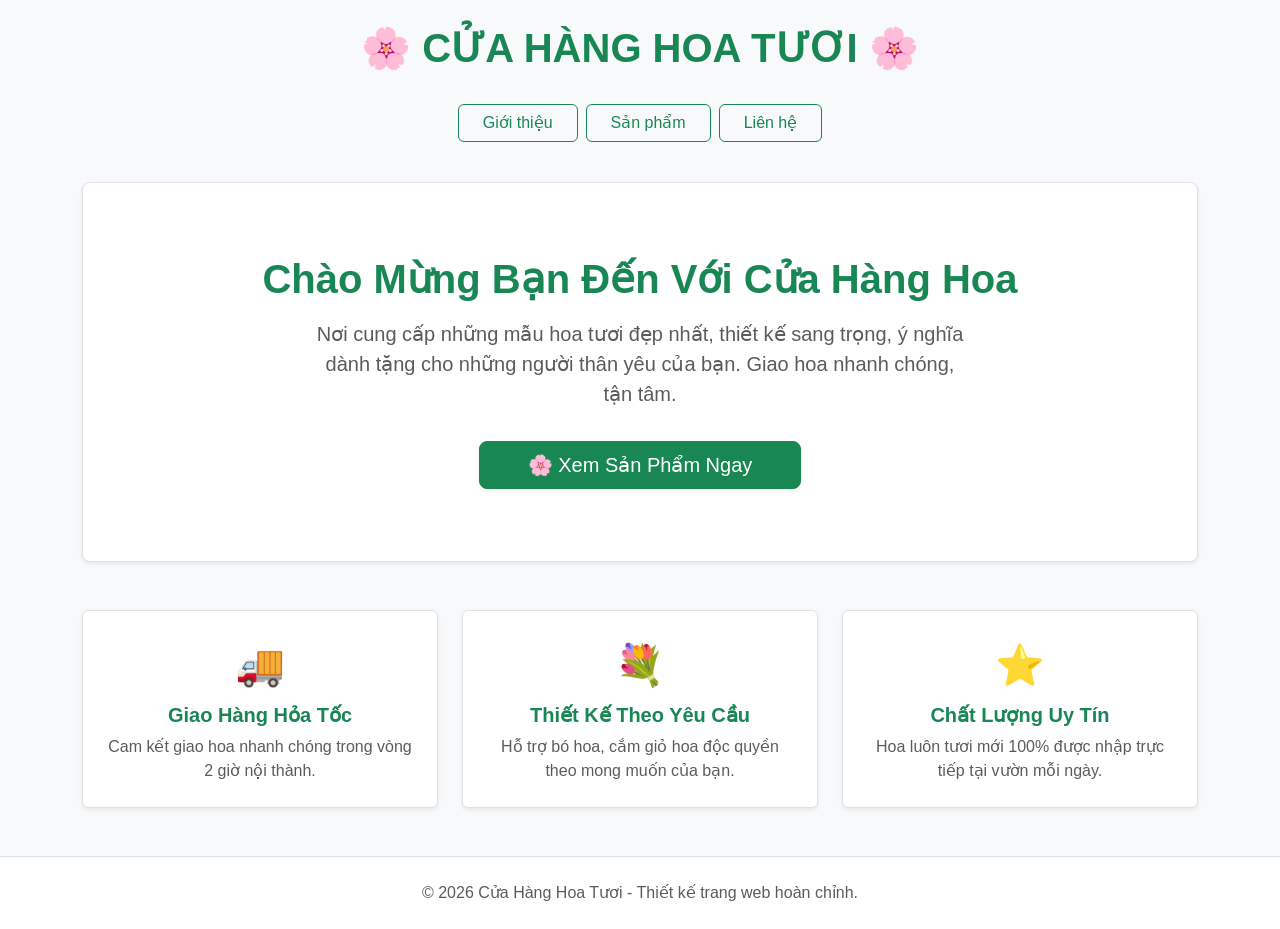
<file: index.html>
<!DOCTYPE html>
<html lang="vi">
<head>
    <meta charset="UTF-8">
    <meta name="viewport" content="width=device-width, initial-scale=1.0">
    <title>Trang Chủ - Cửa Hàng Hoa</title>
    <link href="https://cdn.jsdelivr.net/npm/bootstrap@5.3.3/dist/css/bootstrap.min.css" rel="stylesheet">
    <link rel="stylesheet" href="css/style.css">
</head>
<body class="bg-light">

    <div class="container mt-4">
        <h1 class="text-center text-success fw-bold mb-3">🌸 CỬA HÀNG HOA TƯƠI 🌸</h1>
    </div>

    <nav class="d-flex justify-content-center gap-2 p-3 mb-4">
        <a href="html/gioi-thieu.html" class="btn btn-outline-success px-4">Giới thiệu</a>
        <a href="html/san-pham.html" class="btn btn-outline-success px-4">Sản phẩm</a>
        <a href="html/lien-he.html" class="btn btn-outline-success px-4">Liên hệ</a>
    </nav>

    <div class="container">
        <div class="p-5 mb-4 bg-white rounded-3 shadow-sm border text-center">
            <div class="container-fluid py-4">
                <h2 class="display-6 fw-bold text-success">Chào Mừng Bạn Đến Với Cửa Hàng Hoa</h2>
                <p class="col-md-8 mx-auto fs-5 text-muted mt-3">
                    Nơi cung cấp những mẫu hoa tươi đẹp nhất, thiết kế sang trọng, ý nghĩa dành tặng cho những người thân yêu của bạn. Giao hoa nhanh chóng, tận tâm.
                </p>
                <a href="html/san-pham.html" class="btn btn-success btn-lg mt-3 px-5 shadow-sm">
                    🌸 Xem Sản Phẩm Ngay
                </a>
            </div>
        </div>
    </div>

    <div class="container my-5">
        <div class="row g-4 text-center">
            <div class="col-md-4">
                <div class="p-4 bg-white rounded shadow-sm border h-100">
                    <div class="fs-1 mb-2">🚚</div>
                    <h5 class="fw-bold text-success">Giao Hàng Hỏa Tốc</h5>
                    <p class="text-muted mb-0">Cam kết giao hoa nhanh chóng trong vòng 2 giờ nội thành.</p>
                </div>
            </div>
            <div class="col-md-4">
                <div class="p-4 bg-white rounded shadow-sm border h-100">
                    <div class="fs-1 mb-2">💐</div>
                    <h5 class="fw-bold text-success">Thiết Kế Theo Yêu Cầu</h5>
                    <p class="text-muted mb-0">Hỗ trợ bó hoa, cắm giỏ hoa độc quyền theo mong muốn của bạn.</p>
                </div>
            </div>
            <div class="col-md-4">
                <div class="p-4 bg-white rounded shadow-sm border h-100">
                    <div class="fs-1 mb-2">⭐</div>
                    <h5 class="fw-bold text-success">Chất Lượng Uy Tín</h5>
                    <p class="text-muted mb-0">Hoa luôn tươi mới 100% được nhập trực tiếp tại vườn mỗi ngày.</p>
                </div>
            </div>
        </div>
    </div>

    <footer class="text-center py-4 bg-white border-top text-muted mt-5">
        <p class="mb-0">© 2026 Cửa Hàng Hoa Tươi - Thiết kế trang web hoàn chỉnh.</p>
    </footer>

</body>
</html>
</file>
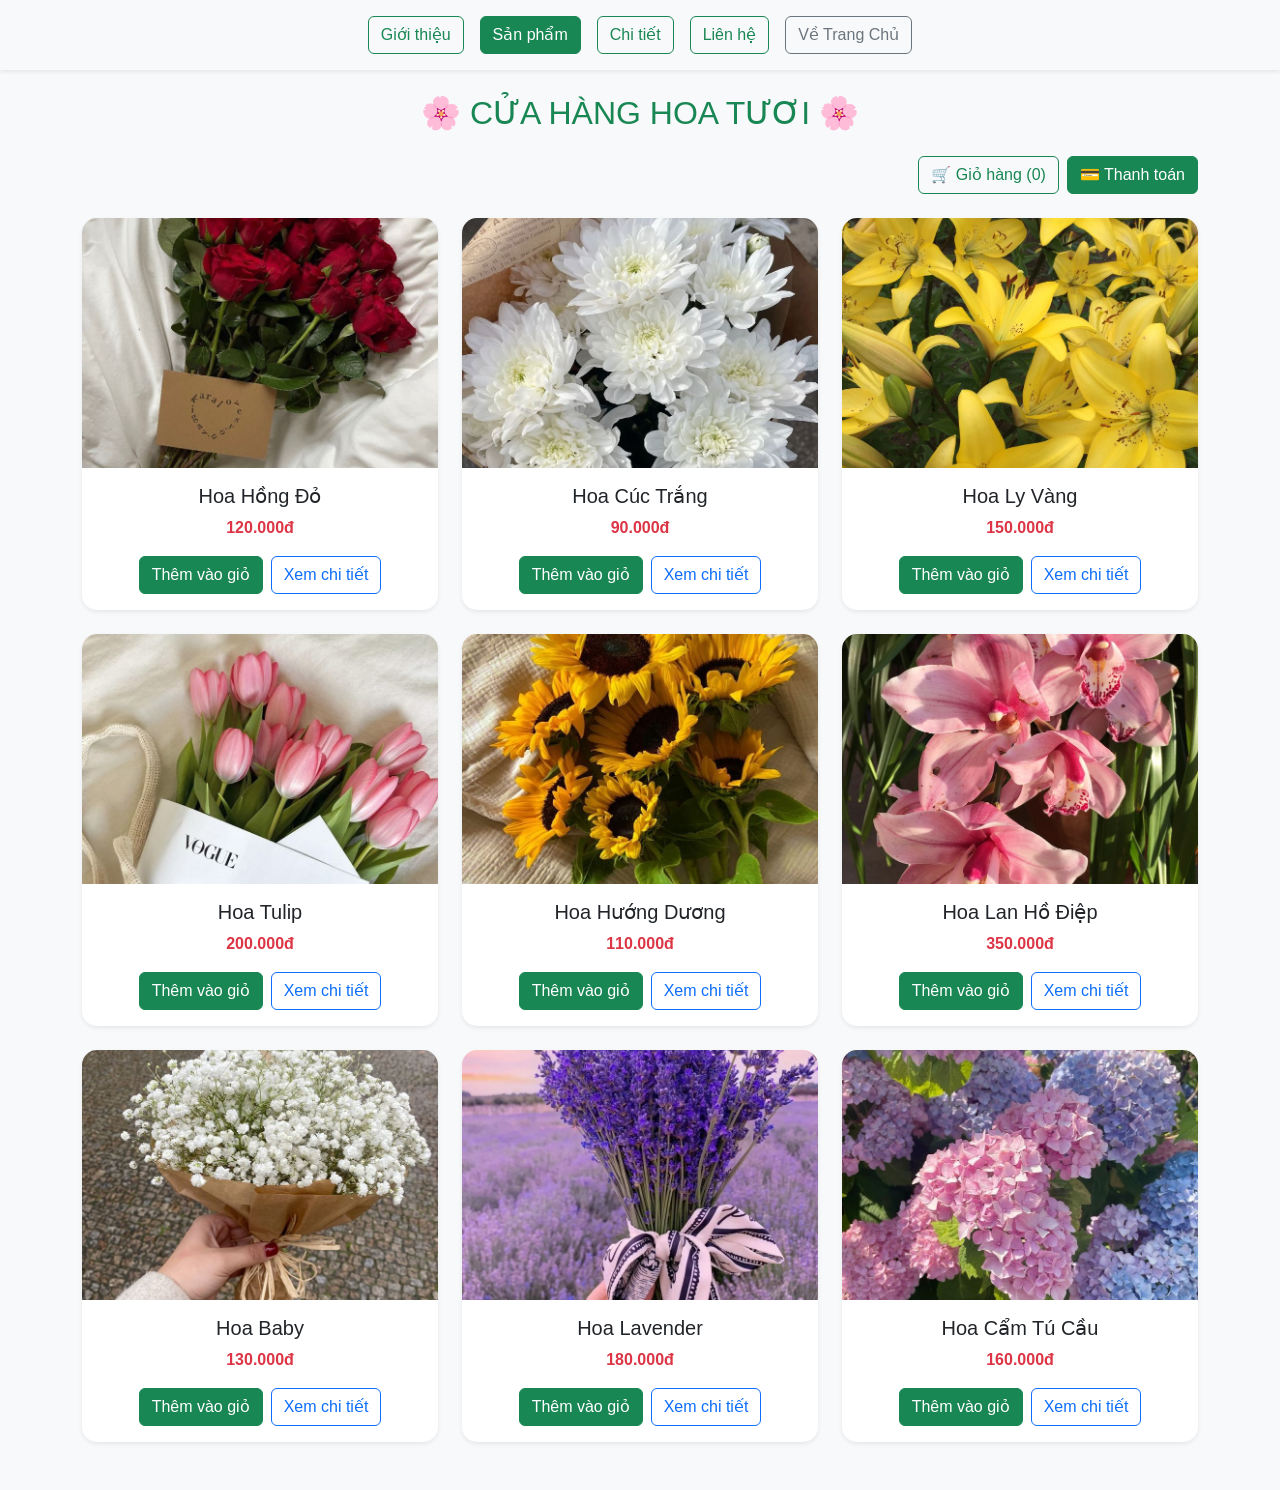
<file: html/san-pham.html>
<!DOCTYPE html>
<html lang="vi">

<head>
    <meta charset="UTF-8">
    <meta name="viewport" content="width=device-width, initial-scale=1.0">
    <title>Cửa Hàng Hoa - Sản Phẩm</title>
    <link href="https://cdn.jsdelivr.net/npm/bootstrap@5.3.3/dist/css/bootstrap.min.css" rel="stylesheet">
    <link rel="stylesheet" href="../css/style.css">
</head>

<body>
    <nav class="d-flex justify-content-center gap-3 p-3 bg-light shadow-sm mb-4">
        <a href="gioi-thieu.html" class="btn btn-outline-success">Giới thiệu</a>
        <a href="san-pham.html" class="btn btn-outline-success active">Sản phẩm</a>
        <a href="chi-tiet.html" class="btn btn-outline-success">Chi tiết</a>
        <a href="lien-he.html" class="btn btn-outline-success">Liên hệ</a>
        <a href="../index.html" class="btn btn-outline-secondary">Về Trang Chủ</a>
    </nav>

<div class="container mt-4">

    <h2 class="text-center text-success mb-4">
        🌸 CỬA HÀNG HOA TƯƠI 🌸
    </h2>
    
    <div class="d-flex justify-content-end gap-2 mb-4 position-relative">
        <button class="btn btn-outline-success" onclick="toggleCartBox()">
            🛒 Giỏ hàng (<span id="cart-count">0</span>)
        </button>
        
        <button class="btn btn-success" onclick="openCheckout()">
            💳 Thanh toán
        </button>

        <div id="cart-box" class="position-absolute end-0 bg-white border rounded shadow p-3 text-start" 
             style="display: none; width: 320px; z-index: 1000; top: 45px;">
            <h5 class="text-success border-bottom pb-2">Giỏ Hàng Của Bạn</h5>
            
            <div id="cart-items" style="max-height: 250px; overflow-y: auto;">
                <p class="text-muted text-center py-3">Giỏ hàng trống</p>
            </div>

            <div class="mt-3">
                <p class="fw-bold">Tổng tiền: <span id="total" class="text-danger">0</span>đ</p>
                <div class="d-flex gap-2">
                    <button class="btn btn-sm btn-secondary w-50" onclick="clearCart()">Xóa tất cả</button>
                    <button class="btn btn-sm btn-success w-50" onclick="openCheckout()">Thanh toán</button>
                </div>
            </div>
        </div>
    </div>
    
    <div class="row row-cols-1 row-cols-md-3 g-4 mb-5">

        <div class="col">
            <div class="card h-100 shadow-sm">
                <img src="../assets/images/hoa1.jpg" class="card-img-top" alt="Hoa Hồng Đỏ">
                <div class="card-body text-center">
                    <h5>Hoa Hồng Đỏ</h5>
                    <p class="text-danger fw-bold">120.000đ</p>
                    <div class="d-flex gap-2 justify-content-center">
                        <button class="btn btn-success" onclick="addToCart('Hoa Hồng Đỏ', 120000)">Thêm vào giỏ</button>
                        <button class="btn btn-outline-primary" onclick="viewDetail('Hoa Hồng Đỏ')">Xem chi tiết</button>
                    </div>
                </div>
            </div>
        </div>

        <div class="col">
            <div class="card h-100 shadow-sm">
                <img src="../assets/images/hoa2.jpg" class="card-img-top" alt="Hoa Cúc Trắng">
                <div class="card-body text-center">
                    <h5>Hoa Cúc Trắng</h5>
                    <p class="text-danger fw-bold">90.000đ</p>
                    <div class="d-flex gap-2 justify-content-center">
                        <button class="btn btn-success" onclick="addToCart('Hoa Cúc Trắng', 90000)">Thêm vào giỏ</button>
                        <button class="btn btn-outline-primary" onclick="viewDetail('Hoa Cúc Trắng')">Xem chi tiết</button>
                    </div>
                </div>
            </div>
        </div>

        <div class="col">
            <div class="card h-100 shadow-sm">
                <img src="../assets/images/hoa3.jpg" class="card-img-top" alt="Hoa Ly Vàng">
                <div class="card-body text-center">
                    <h5>Hoa Ly Vàng</h5>
                    <p class="text-danger fw-bold">150.000đ</p>
                    <div class="d-flex gap-2 justify-content-center">
                        <button class="btn btn-success" onclick="addToCart('Hoa Ly Vàng', 150000)">Thêm vào giỏ</button>
                        <button class="btn btn-outline-primary" onclick="viewDetail('Hoa Ly Vàng')">Xem chi tiết</button>
                    </div>
                </div>
            </div>
        </div>

        <div class="col">
            <div class="card h-100 shadow-sm">
                <img src="../assets/images/hoa4.jpg" class="card-img-top" alt="Hoa Tulip">
                <div class="card-body text-center">
                    <h5>Hoa Tulip</h5>
                    <p class="text-danger fw-bold">200.000đ</p>
                    <div class="d-flex gap-2 justify-content-center">
                        <button class="btn btn-success" onclick="addToCart('Hoa Tulip', 200000)">Thêm vào giỏ</button>
                        <button class="btn btn-outline-primary" onclick="viewDetail('Hoa Tulip')">Xem chi tiết</button>
                    </div>
                </div>
            </div>
        </div>

        <div class="col">
            <div class="card h-100 shadow-sm">
                <img src="../assets/images/hoa5.jpg" class="card-img-top" alt="Hoa Hướng Dương">
                <div class="card-body text-center">
                    <h5>Hoa Hướng Dương</h5>
                    <p class="text-danger fw-bold">110.000đ</p>
                    <div class="d-flex gap-2 justify-content-center">
                        <button class="btn btn-success" onclick="addToCart('Hoa Hướng Dương', 110000)">Thêm vào giỏ</button>
                        <button class="btn btn-outline-primary" onclick="viewDetail('Hoa Hướng Dương')">Xem chi tiết</button>
                    </div>
                </div>
            </div>
        </div>

        <div class="col">
            <div class="card h-100 shadow-sm">
                <img src="../assets/images/hoa6.jpg" class="card-img-top" alt="Hoa Lan Hồ Điệp">
                <div class="card-body text-center">
                    <h5>Hoa Lan Hồ Điệp</h5>
                    <p class="text-danger fw-bold">350.000đ</p>
                    <div class="d-flex gap-2 justify-content-center">
                        <button class="btn btn-success" onclick="addToCart('Hoa Lan Hồ Điệp', 350000)">Thêm vào giỏ</button>
                        <button class="btn btn-outline-primary" onclick="viewDetail('Hoa Lan Hồ Điệp')">Xem chi tiết</button>
                    </div>
                </div>
            </div>
        </div>

        <div class="col">
            <div class="card h-100 shadow-sm">
                <img src="../assets/images/hoa7.jpg" class="card-img-top" alt="Hoa Baby">
                <div class="card-body text-center">
                    <h5>Hoa Baby</h5>
                    <p class="text-danger fw-bold">130.000đ</p>
                    <div class="d-flex gap-2 justify-content-center">
                        <button class="btn btn-success" onclick="addToCart('Hoa Baby', 130000)">Thêm vào giỏ</button>
                        <button class="btn btn-outline-primary" onclick="viewDetail('Hoa Baby')">Xem chi tiết</button>
                    </div>
                </div>
            </div>
        </div>

        <div class="col">
            <div class="card h-100 shadow-sm">
                <img src="../assets/images/hoa8.jpg" class="card-img-top" alt="Hoa Lavender">
                <div class="card-body text-center">
                    <h5>Hoa Lavender</h5>
                    <p class="text-danger fw-bold">180.000đ</p>
                    <div class="d-flex gap-2 justify-content-center">
                        <button class="btn btn-success" onclick="addToCart('Hoa Lavender', 180000)">Thêm vào giỏ</button>
                        <button class="btn btn-outline-primary" onclick="viewDetail('Hoa Lavender')">Xem chi tiết</button>
                    </div>
                </div>
            </div>
        </div>

        <div class="col">
            <div class="card h-100 shadow-sm">
                <img src="../assets/images/hoa9.jpg" class="card-img-top" alt="Hoa Cẩm Tú Cầu">
                <div class="card-body text-center">
                    <h5>Hoa Cẩm Tú Cầu</h5>
                    <p class="text-danger fw-bold">160.000đ</p>
                    <div class="d-flex gap-2 justify-content-center">
                        <button class="btn btn-success" onclick="addToCart('Hoa Cẩm Tú Cầu', 160000)">Thêm vào giỏ</button>
                        <button class="btn btn-outline-primary" onclick="viewDetail('Hoa Cẩm Tú Cầu')">Xem chi tiết</button>
                    </div>
                </div>
            </div>
        </div>

    </div>
</div>

<div id="checkout-modal" class="position-fixed top-0 start-0 w-100 h-100 d-none" 
     style="background: rgba(0,0,0,0.5); z-index: 2000; overflow-y: auto;">
    <div class="modal-dialog modal-dialog-centered mt-5" style="max-width: 500px; margin: auto;">
        <div class="modal-content bg-white rounded shadow p-4">
            <div class="d-flex justify-content-between align-items-center border-bottom pb-2 mb-3">
                <h4 class="text-success mb-0">🧾 Thông Tin Đặt Hàng</h4>
                <button class="btn-close border-0 bg-transparent fw-bold" onclick="closeCheckout()" style="font-size: 20px; cursor: pointer;">✕</button>
            </div>
            <div class="bg-light p-3 rounded mb-3">
                <h6 class="fw-bold text-secondary">Đơn hàng của bạn:</h6>
                <div id="checkout-items" style="max-height: 150px; overflow-y: auto; font-size: 14px;"></div>
                <hr>
                <p class="mb-0 fw-bold text-end">Tổng thanh toán: <span id="checkout-total" class="text-danger">0</span>đ</p>
            </div>
            <form id="checkout-form" onsubmit="confirmOrder(event)">
                <div class="mb-3">
                    <label class="form-label fw-bold">Họ và tên người nhận</label>
                    <input type="text" id="cus-name" class="form-control" placeholder="Nguyễn Văn A" required>
                </div>
                <div class="mb-3">
                    <label class="form-label fw-bold">Số điện thoại</label>
                    <input type="tel" id="cus-phone" class="form-control" placeholder="0901234567" pattern="[0-9]{10}" title="Vui lòng nhập số điện thoại 10 chữ số" required>
                </div>
                <div class="mb-3">
                    <label class="form-label fw-bold">Địa chỉ giao hoa</label>
                    <textarea id="cus-address" class="form-control" rows="2" placeholder="Số 123, Đường ABC, Quận X, TP. Y" required></textarea>
                </div>
                <div class="mb-3">
                    <label class="form-label fw-bold">Phương thức thanh toán</label>
                    <select class="form-select">
                        <option value="cod">Thanh toán khi nhận hàng (COD)</option>
                        <option value="banking">Chuyển khoản ngân hàng (Qua mã QR)</option>
                    </select>
                </div>
                <div class="d-flex gap-2 mt-4">
                    <button type="button" class="btn btn-secondary w-50" onclick="closeCheckout()">Hủy bỏ</button>
                    <button type="submit" class="btn btn-success w-50">Xác nhận đặt hàng</button>
                </div>
            </form>
        </div>
    </div>
</div>

<script src="../script.js"></script>
</body>
</html>
</file>
<file: css/style.css>
body {
    font-family: 'Segoe UI', Tahoma, Geneva, Verdana, sans-serif;
    background-color: #f8f9fa;
}

.card {
    border: none;
    border-radius: 15px;
    box-shadow: 0 4px 15px rgba(0,0,0,0.05);
    transition: transform 0.3s ease, box-shadow 0.3s ease;
}

.card:hover {
    transform: translateY(-5px);
    box-shadow: 0 10px 20px rgba(40, 167, 69, 0.15);
}

.card img {
    border-top-left-radius: 15px;
    border-top-right-radius: 15px;
    height: 250px;
    object-fit: cover; 
}

#cart-box {
    border: none !important;
    border-radius: 12px !important;
    box-shadow: 0 10px 30px rgba(0, 0, 0, 0.15) !important;
    background-color: #ffffff;
    transition: all 0.3s ease;
}

#cart-items::-webkit-scrollbar {
    width: 6px;
}
#cart-items::-webkit-scrollbar-track {
    background: #f1f1f1;
    border-radius: 10px;
}
#cart-items::-webkit-scrollbar-thumb {
    background: #28a745;
    border-radius: 10px;
}

#cart-items button {
    font-size: 12px;
    font-weight: bold;
    border-radius: 5px;
}
</file>
